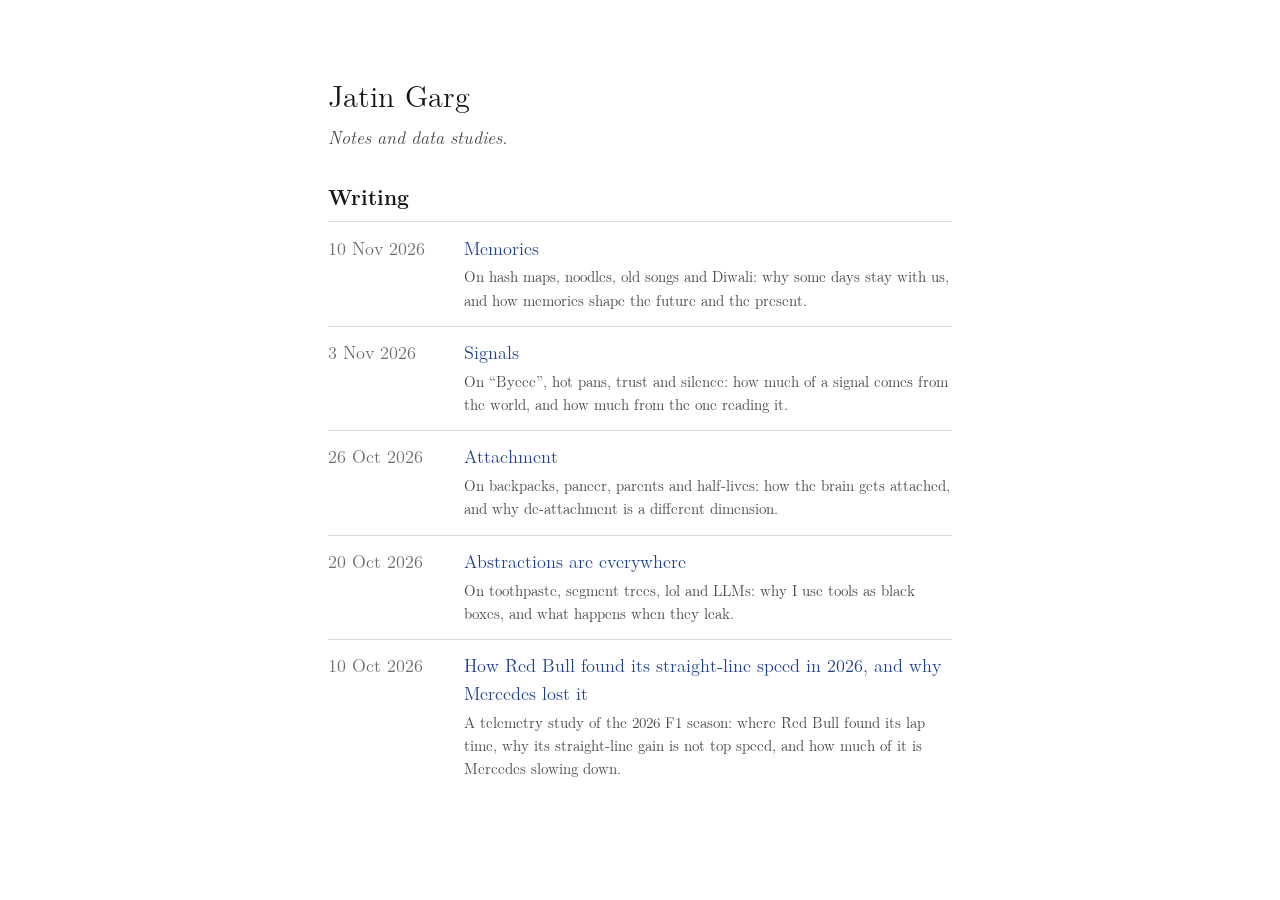
<file: index.html>
<!doctype html>
<html lang="en">
<head>
<meta charset="utf-8">
<meta name="viewport" content="width=device-width, initial-scale=1, viewport-fit=cover">
<title>Jatin Garg</title>
<meta name="description" content="Writing by Jatin Garg.">
<link rel="stylesheet" href="assets/fonts.css">
<link rel="stylesheet" href="assets/paper.css">
<link rel="stylesheet" href="assets/site.css">
<style>
  .paper .home h1 { font-weight: 400; font-size: 1.9rem; margin: 0 0 .3rem; }
  .paper .home .lede { color: var(--ink-2); font-style: italic; margin: 0 0 2rem; text-indent: 0; }
  .paper .posts { list-style: none; padding: 0; margin: 0; }
  .paper .posts li { display: grid; grid-template-columns: 7.5rem 1fr; gap: .2rem 1rem; padding: .7rem 0; border-top: .7px solid var(--hair); text-align: left; }
  .paper .posts .when { color: var(--muted); font-variant-numeric: tabular-nums; }
  .paper .posts .dek { grid-column: 2; color: var(--ink-2); font-size: .95rem; }
  @media (max-width: 34rem) { .paper .posts li { grid-template-columns: 1fr; } .paper .posts .dek { grid-column: 1; } }
</style>
</head>
<body>
<main class="paper">
  <section class="home">
    <h1 class="unnumbered">Jatin Garg</h1>
    <p class="lede">Notes and data studies.</p>
  </section>
  <section id="writing">
    <h2 class="unnumbered">Writing</h2>
    <ul class="posts">
      <li><span class="when">10 Nov 2026</span><a href="articles/memories/">Memories</a>
        <span class="dek">On hash maps, noodles, old songs and Diwali: why some days stay with us, and how memories shape the future and the present.</span></li>
      <li><span class="when">3 Nov 2026</span><a href="articles/signals/">Signals</a>
        <span class="dek">On “Byeee”, hot pans, trust and silence: how much of a signal comes from the world, and how much from the one reading it.</span></li>
      <li><span class="when">26 Oct 2026</span><a href="articles/attachment/">Attachment</a>
        <span class="dek">On backpacks, paneer, parents and half-lives: how the brain gets attached, and why de-attachment is a different dimension.</span></li>
      <li><span class="when">20 Oct 2026</span><a href="articles/abstractions/">Abstractions are everywhere</a>
        <span class="dek">On toothpaste, segment trees, lol and LLMs: why I use tools as black boxes, and what happens when they leak.</span></li>
      <li><span class="when">10 Oct 2026</span><a href="articles/redbull-2026/">How Red Bull found its straight-line speed in 2026, and why Mercedes lost it</a>
        <span class="dek">A telemetry study of the 2026 F1 season: where Red Bull found its lap time, why its straight-line gain is not top speed, and how much of it is Mercedes slowing down.</span></li>
    </ul>
  </section>
</main>
</body>
</html>
</file>
<file: assets/fonts.css>
@font-face { font-family: "LM Roman"; src: url("fonts/lmroman12-regular.woff2") format("woff2"); font-weight: 400; font-style: normal; font-display: swap; }
@font-face { font-family: "LM Roman"; src: url("fonts/lmroman12-italic.woff2") format("woff2"); font-weight: 400; font-style: italic; font-display: swap; }
@font-face { font-family: "LM Roman"; src: url("fonts/lmroman12-bold.woff2") format("woff2"); font-weight: 700; font-style: normal; font-display: swap; }
@font-face { font-family: "LM Roman Caps"; src: url("fonts/lmromancaps10-regular.woff2") format("woff2"); font-weight: 400; font-style: normal; font-display: swap; }
@font-face { font-family: "LM Mono"; src: url("fonts/lmmono10-regular.woff2") format("woff2"); font-weight: 400; font-style: normal; font-display: swap; }
@font-face { font-family: "LM Math"; src: url("fonts/lmmath.woff2") format("woff2"); font-weight: 400; font-style: normal; font-display: swap; }
</file>
<file: assets/paper.css>
/* Paper layout: one justified column in Latin Modern, LaTeX article conventions
   (indented paragraphs, numbered sections, booktabs tables, captions under figures). */
.paper {
  --paper: #ffffff; --ink: #141414; --ink-2: #444444; --muted: #6b6b6b; --rule: #1a1a1a; --hair: #d9d9d9;
  --link: #1d3f8f; --hl: #f3f5fa;
  --rb: #1f4e9e; --mer: #0e8c7f; --mcl: #d9731a; --fer: #c22b3b; --rbs: #7fa3d9; --grey: #9a9a9a; --ot: #7b3294;
  --serif: "LM Roman", "Latin Modern Roman", "CMU Serif", "Computer Modern Serif", Georgia, "Times New Roman", serif;
  --caps: "LM Roman Caps", "LM Roman", "Latin Modern Roman", Georgia, serif;
  --mono: "LM Mono", "Latin Modern Mono", "CMU Typewriter Text", ui-monospace, Menlo, monospace;
  --measure: 39rem;
  background: var(--paper); color: var(--ink);
  font-family: var(--serif); font-size: 1.14rem; line-height: 1.52;
  font-kerning: normal; font-variant-ligatures: common-ligatures;
  max-width: var(--measure); margin-inline: auto; padding-block: 2.5rem 4rem;
  counter-reset: sec;
}
@media (prefers-color-scheme: dark) {
  :root:not([data-theme="light"]) .paper {
    --paper: #15171b; --ink: #e9e7e2; --ink-2: #c4c2bd; --muted: #9a9894; --rule: #d6d4cf; --hair: #3a3c40;
    --link: #9db8f2; --hl: #1d2026;
    --rb: #82a6ee; --mer: #4cc3b4; --mcl: #f0a35c; --fer: #ef7c87; --rbs: #b2c7ef; --grey: #8a8a8a; --ot: #c597de;
  }
}
:root[data-theme="dark"] .paper {
  --paper: #15171b; --ink: #e9e7e2; --ink-2: #c4c2bd; --muted: #9a9894; --rule: #d6d4cf; --hair: #3a3c40;
  --link: #9db8f2; --hl: #1d2026;
  --rb: #82a6ee; --mer: #4cc3b4; --mcl: #f0a35c; --fer: #ef7c87; --rbs: #b2c7ef; --grey: #8a8a8a; --ot: #c597de;
}
.paper.in-dash { background: transparent; }

.paper a { color: var(--link); text-decoration: none; }
.paper a:hover { text-decoration: underline; }
.paper :focus-visible { outline: 2px solid var(--link); outline-offset: 2px; }

/* title block */
.paper .titleblock { text-align: center; margin-bottom: 2.2rem; }
.paper .titleblock h1 { font-weight: 400; font-size: 1.78rem; line-height: 1.22; margin: 0 0 1.1rem; text-wrap: balance; letter-spacing: -.005em; }
.paper .titleblock p { text-indent: 0; text-align: center; hyphens: manual; }
.paper .titleblock .author { font-size: 1.08rem; margin: 0; }
.paper .titleblock .affil { font-size: .95rem; color: var(--ink-2); font-style: italic; margin: .15rem 0 0; }
.paper .titleblock .date { font-size: 1rem; margin: .7rem 0 0; }

.paper .abstract { margin: 0 2.4rem 2.2rem; font-size: .93rem; line-height: 1.5; text-align: justify; hyphens: auto; }
.paper .abstract h2 { text-align: center; font-size: .95rem; font-weight: 700; margin: 0 0 .35rem; counter-increment: none; }
.paper .abstract h2::before { content: none; }
.paper .abstract p { text-indent: 0; }
.paper .keywords { margin-top: .6rem; font-size: .88rem; }
.paper .keywords b { font-weight: 700; }

/* body text */
.paper p { margin: 0; text-indent: 1.5em; text-align: justify; hyphens: auto; -webkit-hyphens: auto; }
.paper h2 + p, .paper h3 + p, .paper figure + p, .paper .eq + p, .paper table + p, .paper .tablewrap + p,
.paper ol + p, .paper ul + p, .paper .noindent, .paper dl + p { text-indent: 0; }
.paper .eq + p.cont { text-indent: 0; }
.paper b, .paper strong { font-weight: 700; }
.paper em { font-style: italic; }
.paper .sc { font-family: var(--caps); letter-spacing: .02em; }
.paper .num { font-variant-numeric: tabular-nums lining-nums; white-space: nowrap; }
.paper code, .paper .tt { font-family: var(--mono); font-size: .92em; }

/* sectioning */
.paper section { margin-top: 2rem; }
.paper h2 { font-size: 1.32rem; font-weight: 700; line-height: 1.3; margin: 0 0 .7rem; text-align: left; counter-increment: sec; counter-reset: sub; }
.paper h2::before { content: counter(sec) "\2003"; }
.paper h2.unnumbered { counter-increment: none; }
.paper h2.unnumbered::before { content: none; }
.paper h3 { font-size: 1.1rem; font-weight: 700; margin: 1.4rem 0 .5rem; counter-increment: sub; }
.paper h3::before { content: counter(sec) "." counter(sub) "\2003"; }

.paper ol, .paper ul { margin: .5rem 0 .6rem; padding-left: 1.6rem; }
.paper li { margin: .25rem 0; text-align: justify; hyphens: auto; }

/* definition list (glossary) */
.paper dl.glossary { margin: .6rem 0 .8rem; display: grid; grid-template-columns: minmax(7.5rem, max-content) 1fr; column-gap: 1.1rem; row-gap: .45rem; }
.paper dl.glossary dt { font-weight: 700; }
.paper dl.glossary dd { margin: 0; text-align: justify; hyphens: auto; }
@media (max-width: 34rem) { .paper dl.glossary { grid-template-columns: 1fr; row-gap: .15rem; } .paper dl.glossary dd { margin-bottom: .4rem; } }

/* display equations */
.paper .eq { display: grid; grid-template-columns: 1fr auto; align-items: center; gap: 1rem; margin: .9rem 0; }
.paper .eq math { font-size: 1.12em; overflow-x: auto; max-width: 100%; }
.paper .eq .eqno { font-variant-numeric: tabular-nums; }
.paper math { font-family: "LM Math", "Latin Modern Math", "STIX Two Math", "Cambria Math", math; }

/* figures */
.paper figure { margin: 1.6rem 0 1.4rem; position: relative; }
.paper figure .chart { width: 100%; min-height: 280px; }
.paper figure .chart.short { min-height: 210px; }
.paper figure .chart svg { display: block; overflow: visible; }
.paper figcaption { font-size: .9rem; line-height: 1.45; margin-top: .6rem; text-align: justify; hyphens: auto; }
.paper figcaption .lab { font-weight: 700; }
.paper .subfig { display: flex; flex-wrap: wrap; gap: .2rem 1.1rem; justify-content: center; margin-bottom: .4rem; font-size: .92rem; }
.paper .subfig button { font: inherit; background: none; border: 0; padding: .1rem 0; color: var(--ink-2); cursor: pointer;
  border-bottom: 1px solid transparent; }
.paper .subfig button[aria-pressed="true"] { color: var(--ink); border-bottom-color: var(--ink); }

.paper .chart text { font-family: var(--serif); font-size: 12px; fill: var(--ink); }
.paper .chart .tick text { font-size: 11.5px; }
.paper .chart .ann { font-size: 11px; fill: var(--ink-2); font-style: italic; }
.paper .chart .axlab { font-size: 12px; fill: var(--ink); }

/* tables (booktabs) */
.paper .tablewrap { overflow-x: auto; margin: 1.3rem 0 1.4rem; }
.paper table.booktabs { border-collapse: collapse; margin-inline: auto; font-size: .93rem; font-variant-numeric: tabular-nums lining-nums; }
.paper table.booktabs caption { caption-side: top; text-align: justify; font-size: .9rem; line-height: 1.45; margin-bottom: .55rem; }
.paper table.booktabs caption .lab { font-weight: 700; }
.paper table.booktabs thead tr:first-child th { border-top: 1.4px solid var(--rule); }
.paper table.booktabs thead tr:last-child th { border-bottom: .7px solid var(--rule); }
.paper table.booktabs tbody tr:last-child td { border-bottom: 1.4px solid var(--rule); }
.paper table.booktabs th, .paper table.booktabs td { padding: .28rem .7rem; text-align: right; }
.paper table.booktabs th:first-child, .paper table.booktabs td:first-child { text-align: left; padding-left: 0; }
.paper table.booktabs th:last-child, .paper table.booktabs td:last-child { padding-right: 0; }
.paper table.booktabs th { font-weight: 400; font-style: italic; }
.paper table.booktabs td.ind { padding-left: 1.2rem; }
.paper table.booktabs td:not(:first-child) { white-space: nowrap; }
@media (max-width: 34rem) { .paper table.booktabs { font-size: .84rem; } .paper table.booktabs th, .paper table.booktabs td { padding-inline: .4rem; } }

/* tooltip */
.paper .tt-pop { position: absolute; pointer-events: none; background: var(--paper); border: .7px solid var(--rule);
  padding: .3rem .5rem; font-size: .82rem; line-height: 1.35; min-width: 9rem; z-index: 5; box-shadow: 0 2px 8px rgba(0,0,0,.08); }
.paper .tt-pop .h { font-style: italic; color: var(--ink-2); margin-bottom: .15rem; }
.paper .tt-pop .r { display: flex; gap: .45rem; align-items: center; font-variant-numeric: tabular-nums; }
.paper .tt-pop .sw { width: .7rem; height: .18rem; flex: none; }
.paper .tt-pop .v { margin-left: auto; padding-left: .7rem; }

/* references */
.paper ol.refs { font-size: .88rem; line-height: 1.45; padding-left: 2.1rem; }
.paper ol.refs li { text-align: left; margin: .3rem 0; }
.paper .cite { white-space: nowrap; }
.paper .ack { font-size: .9rem; }
.paper hr.fn { border: 0; border-top: .7px solid var(--rule); width: 30%; margin: 2rem 0 .8rem; }

@media (max-width: 34rem) {
  .paper { font-size: 1.05rem; }
  .paper .abstract { margin-inline: .6rem; }
}

.paper .notice { border: .7px solid var(--rule); padding: .6rem .8rem; margin: 0 0 1.8rem; font-size: .92rem; line-height: 1.45; text-align: left; }

.paper .tldr { border-top: 1.4px solid var(--rule); border-bottom: .7px solid var(--rule); padding: .8rem 0 .6rem; margin: 0 0 2rem; }
.paper .tldr h2 { font-size: 1.05rem; margin: 0 0 .4rem; }
.paper .tldr ol { margin: 0; padding-left: 1.4rem; }
.paper .tldr li { font-size: .97rem; line-height: 1.48; margin: .35rem 0; }
.paper table.booktabs .ci { color: var(--muted); font-size: .82em; }
</file>
<file: assets/site.css>
:root { --site-bg: #ffffff; --site-fg: #141414; --site-muted: #6b6b6b; }
@media (prefers-color-scheme: dark) { :root:not([data-theme="light"]) { --site-bg: #15171b; --site-fg: #e9e7e2; --site-muted: #9a9894; color-scheme: dark; } }
:root[data-theme="dark"] { --site-bg: #15171b; --site-fg: #e9e7e2; --site-muted: #9a9894; color-scheme: dark; }
html, body { margin: 0; background: var(--site-bg); color: var(--site-fg); }
body { padding-inline: 18px; }
.sitebar { max-width: 39rem; margin: 0 auto; padding-top: 1.1rem; font-family: "LM Roman", Georgia, serif; font-size: .95rem; color: var(--site-muted);
  display: flex; justify-content: space-between; gap: 1rem; flex-wrap: wrap; }
.sitebar a { color: inherit; text-decoration: none; } .sitebar a:hover { text-decoration: underline; }
</file>
